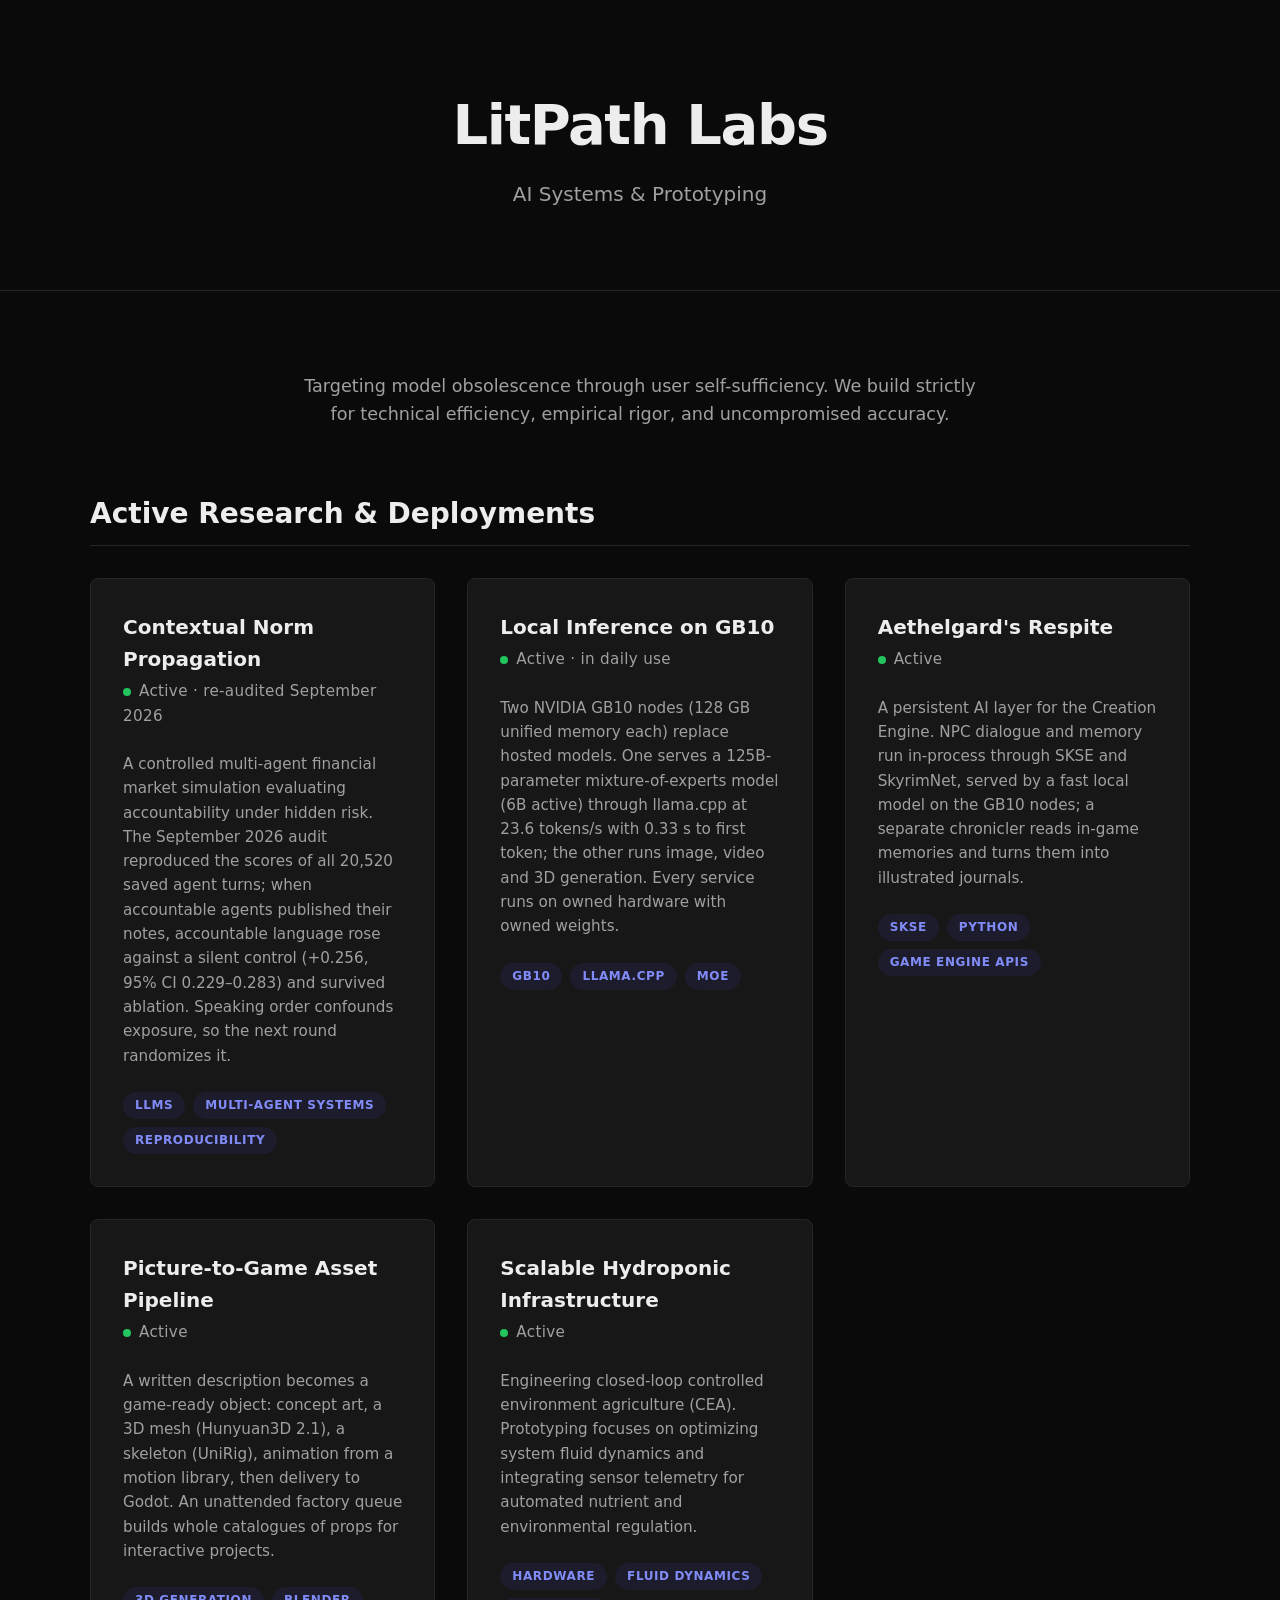
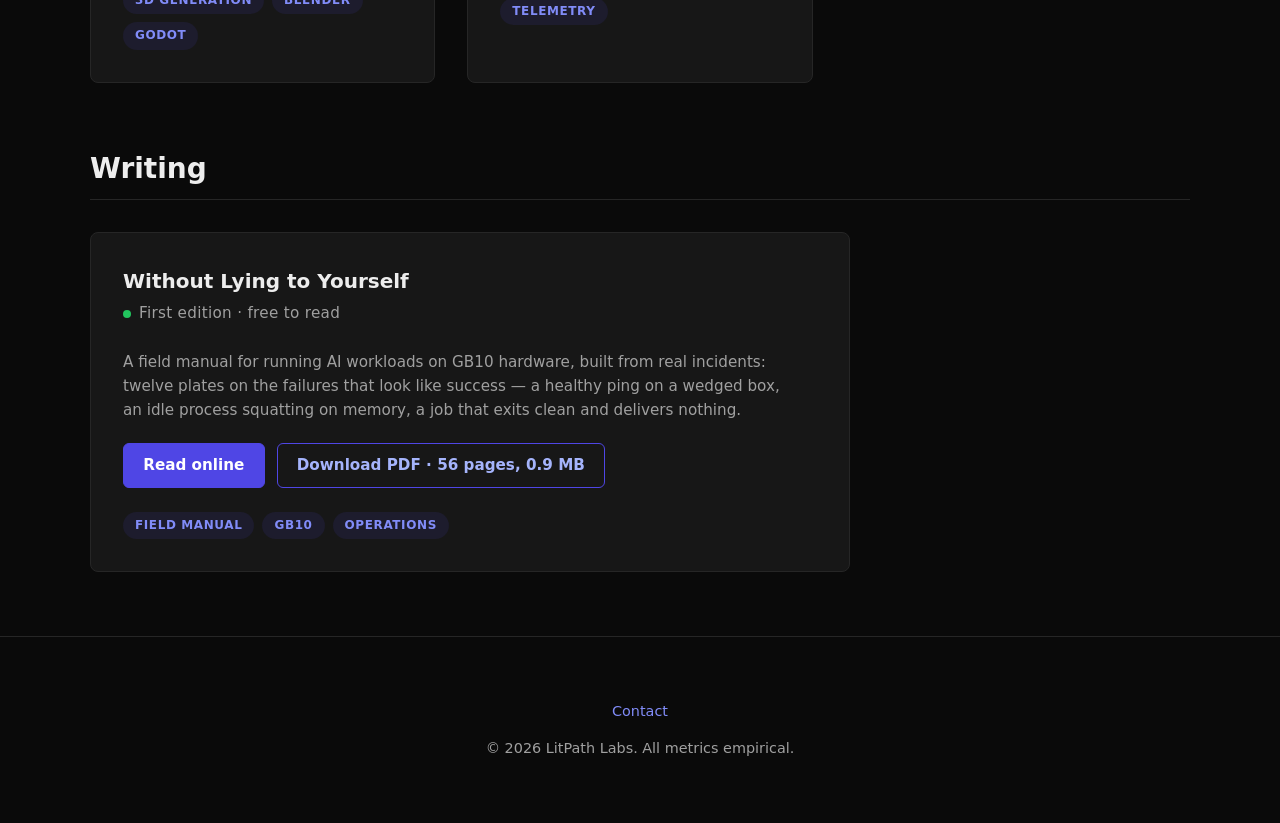
<file: index.html>
<!DOCTYPE html>
<html lang="en">
<head>
    <meta charset="UTF-8">
    <meta name="viewport" content="width=device-width, initial-scale=1.0">
    <title>LitPath Labs | AI Systems & Prototyping</title>
    <meta name="description" content="LitPath Labs builds AI systems on owned hardware: local inference on NVIDIA GB10, multi-agent research, game-asset pipelines and a free field manual for running AI workloads without lying to yourself.">
    <meta property="og:type" content="website">
    <meta property="og:site_name" content="LitPath Labs">
    <meta property="og:title" content="LitPath Labs | AI Systems & Prototyping">
    <meta property="og:description" content="AI systems on owned hardware with owned weights. All metrics empirical.">
    <meta property="og:url" content="https://litpathlabs.com/">
    <meta property="og:image" content="https://litpathlabs.com/og.png">
    <meta property="og:image:width" content="1200">
    <meta property="og:image:height" content="630">
    <meta property="og:image:alt" content="LitPath Labs: AI Systems &amp; Prototyping">
    <meta name="twitter:card" content="summary_large_image">
    <meta name="theme-color" content="#0a0a0a">
    <link rel="icon" href="favicon.svg" type="image/svg+xml">
    <link rel="stylesheet" href="site.css">
</head>
<body>
    <header>
        <h1>LitPath Labs</h1>
        <p class="subtitle">AI Systems & Prototyping</p>
    </header>

    <main>
        <div class="philosophy">
            <p>Targeting model obsolescence through user self-sufficiency. We build strictly for technical efficiency, empirical rigor, and uncompromised accuracy.</p>
        </div>

        <h2>Active Research & Deployments</h2>
        <div class="grid">
            <div class="card">
                <h3>Contextual Norm Propagation</h3>
                <p class="status">Active &middot; re-audited September 2026</p>
                <p>A controlled multi-agent financial market simulation evaluating accountability under hidden risk. The September 2026 audit reproduced the scores of all 20,520 saved agent turns; when accountable agents published their notes, accountable language rose against a silent control (+0.256, 95% CI 0.229&ndash;0.283) and survived ablation. Speaking order confounds exposure, so the next round randomizes it.</p>
                <div class="tags">
                    <span class="tag">LLMs</span>
                    <span class="tag">Multi-Agent Systems</span>
                    <span class="tag">Reproducibility</span>
                </div>
            </div>

            <div class="card">
                <h3>Local Inference on GB10</h3>
                <p class="status">Active &middot; in daily use</p>
                <p>Two NVIDIA GB10 nodes (128 GB unified memory each) replace hosted models. One serves a 125B-parameter mixture-of-experts model (6B active) through llama.cpp at 23.6 tokens/s with 0.33 s to first token; the other runs image, video and 3D generation. Every service runs on owned hardware with owned weights.</p>
                <div class="tags">
                    <span class="tag">GB10</span>
                    <span class="tag">llama.cpp</span>
                    <span class="tag">MoE</span>
                </div>
            </div>

            <div class="card">
                <h3>Aethelgard's Respite</h3>
                <p class="status">Active</p>
                <p>A persistent AI layer for the Creation Engine. NPC dialogue and memory run in-process through SKSE and SkyrimNet, served by a fast local model on the GB10 nodes; a separate chronicler reads in-game memories and turns them into illustrated journals.</p>
                <div class="tags">
                    <span class="tag">SKSE</span>
                    <span class="tag">Python</span>
                    <span class="tag">Game Engine APIs</span>
                </div>
            </div>

            <div class="card">
                <h3>Picture-to-Game Asset Pipeline</h3>
                <p class="status">Active</p>
                <p>A written description becomes a game-ready object: concept art, a 3D mesh (Hunyuan3D 2.1), a skeleton (UniRig), animation from a motion library, then delivery to Godot. An unattended factory queue builds whole catalogues of props for interactive projects.</p>
                <div class="tags">
                    <span class="tag">3D Generation</span>
                    <span class="tag">Blender</span>
                    <span class="tag">Godot</span>
                </div>
            </div>

            <div class="card">
                <h3>Scalable Hydroponic Infrastructure</h3>
                <p class="status">Active</p>
                <p>Engineering closed-loop controlled environment agriculture (CEA). Prototyping focuses on optimizing system fluid dynamics and integrating sensor telemetry for automated nutrient and environmental regulation.</p>
                <div class="tags">
                    <span class="tag">Hardware</span>
                    <span class="tag">Fluid Dynamics</span>
                    <span class="tag">Telemetry</span>
                </div>
            </div>
        </div>

        <h2 class="section">Writing</h2>
        <div class="grid single">
            <div class="card">
                <h3>Without Lying to Yourself</h3>
                <p class="status">First edition &middot; free to read</p>
                <p>A field manual for running AI workloads on GB10 hardware, built from real incidents: twelve plates on the failures that look like success &mdash; a healthy ping on a wedged box, an idle process squatting on memory, a job that exits clean and delivers nothing.</p>
                <div class="actions">
                    <a class="button primary" href="manual/">Read online</a>
                    <a class="button secondary" href="manual/Without-Lying-to-Yourself.pdf">Download PDF &middot; 56 pages, 0.9 MB</a>
                </div>
                <div class="tags">
                    <span class="tag">Field Manual</span>
                    <span class="tag">GB10</span>
                    <span class="tag">Operations</span>
                </div>
            </div>
        </div>
    </main>

    <footer>
        <p><a href="contact/">Contact</a></p>
        <p>&copy; 2026 LitPath Labs. All metrics empirical.</p>
    </footer>
</body>
</html>
</file>
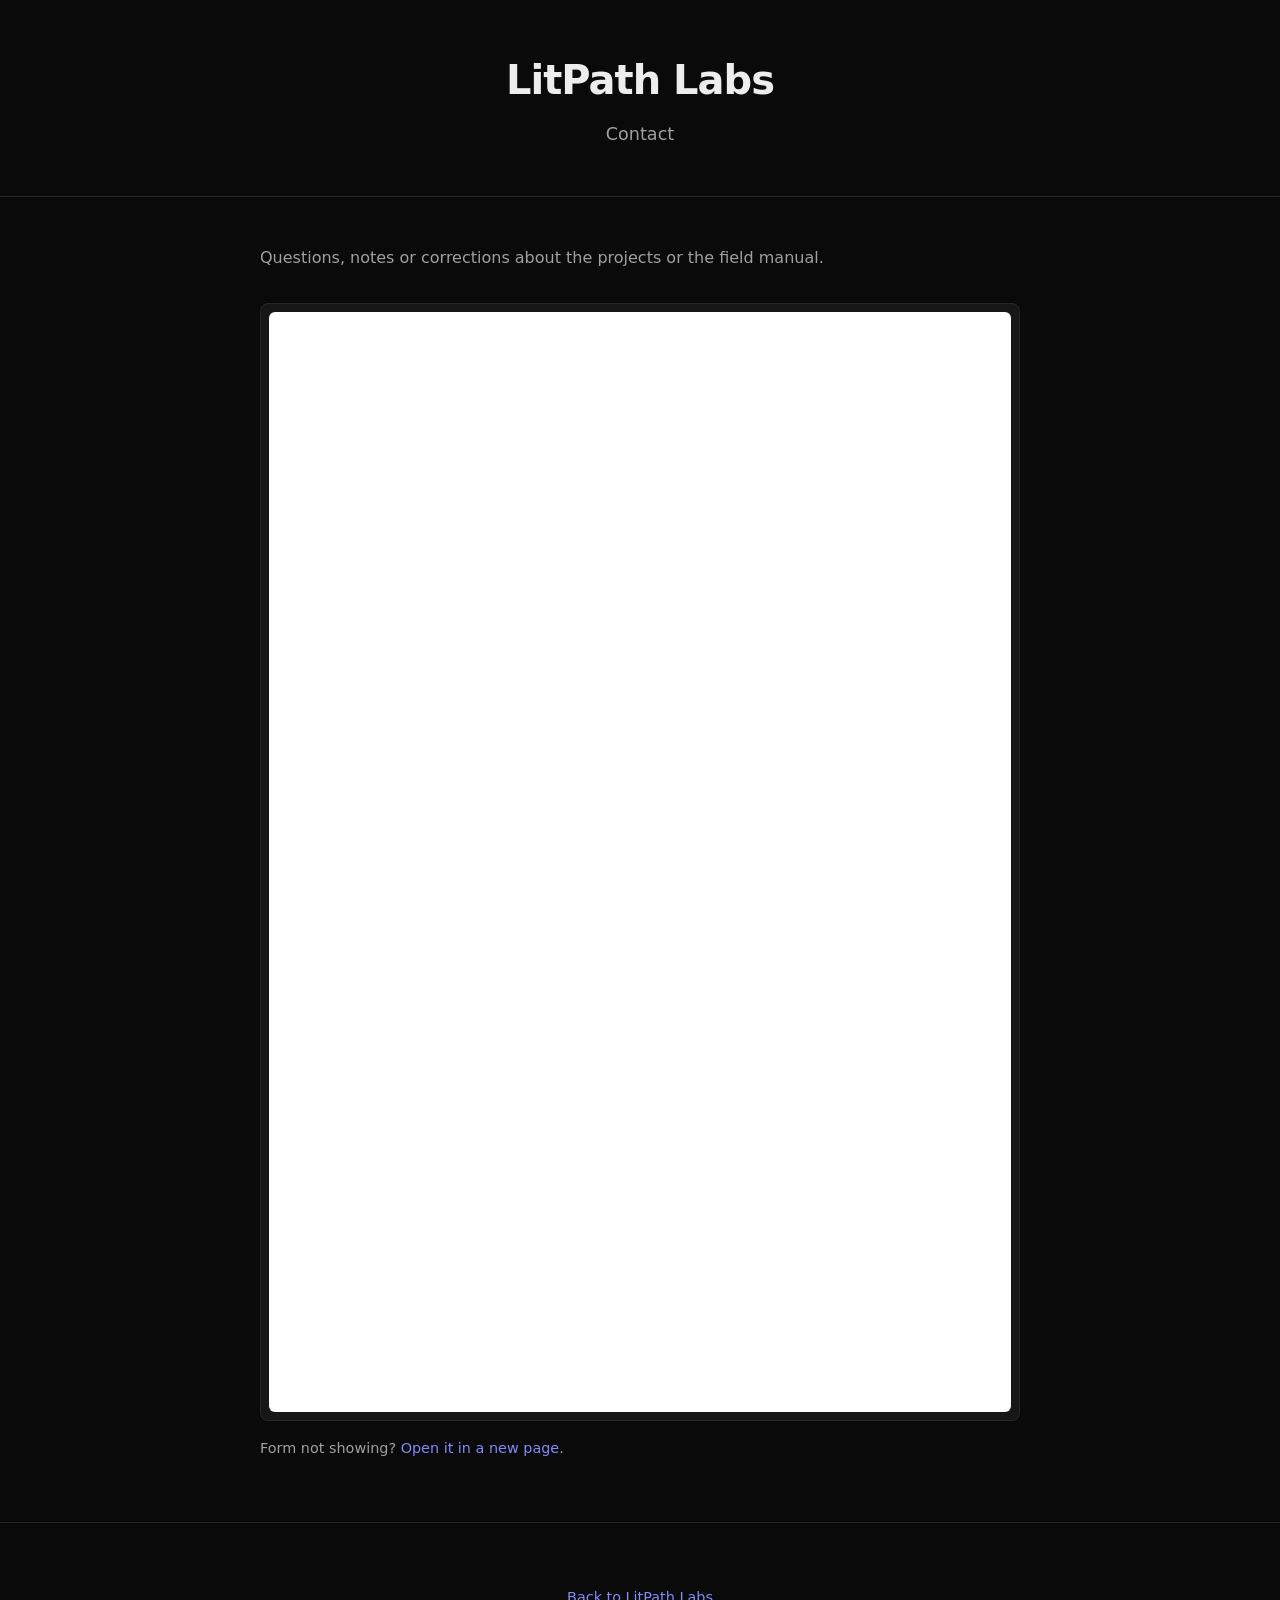
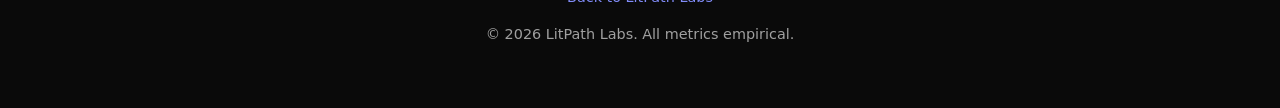
<file: contact/index.html>
<!DOCTYPE html>
<html lang="en">
<head>
    <meta charset="UTF-8">
    <meta name="viewport" content="width=device-width, initial-scale=1.0">
    <title>Contact | LitPath Labs</title>
    <meta name="description" content="Questions, notes or corrections about LitPath Labs projects or the GB10 field manual.">
    <meta property="og:type" content="website">
    <meta property="og:site_name" content="LitPath Labs">
    <meta property="og:title" content="Contact | LitPath Labs">
    <meta property="og:description" content="Questions, notes or corrections about the projects or the field manual.">
    <meta property="og:url" content="https://litpathlabs.com/contact/">
    <meta property="og:image" content="https://litpathlabs.com/og.png">
    <meta property="og:image:width" content="1200">
    <meta property="og:image:height" content="630">
    <meta property="og:image:alt" content="LitPath Labs: AI Systems &amp; Prototyping">
    <meta name="twitter:card" content="summary_large_image">
    <meta name="theme-color" content="#0a0a0a">
    <link rel="icon" href="../favicon.svg" type="image/svg+xml">
    <link rel="stylesheet" href="../site.css">
</head>
<body class="sub">
    <header>
        <h1><a class="home" href="../">LitPath Labs</a></h1>
        <p class="subtitle">Contact</p>
    </header>

    <main>
        <p class="lead">Questions, notes or corrections about the projects or the field manual.</p>
        <div class="form-frame">
            <iframe src="https://docs.google.com/forms/d/e/1FAIpQLSfvhfnwV1NajScrZu1xWMJ5Nl02_mfDQYDcdiDDaLLtLb5g_g/viewform?embedded=true" title="Contact LitPath Labs" loading="lazy">Loading the form…</iframe>
        </div>
        <p class="fallback">Form not showing? <a href="https://docs.google.com/forms/d/e/1FAIpQLSfvhfnwV1NajScrZu1xWMJ5Nl02_mfDQYDcdiDDaLLtLb5g_g/viewform">Open it in a new page</a>.</p>
    </main>

    <footer>
        <p><a href="../">Back to LitPath Labs</a></p>
        <p>&copy; 2026 LitPath Labs. All metrics empirical.</p>
    </footer>
</body>
</html>
</file>
<file: site.css>
/* LitPath Labs — shared styles for the site pages.
   The field manual (manual/index.html) keeps its own print-first styles. */

:root {
    --bg-color: #0a0a0a;
    --text-primary: #ededed;
    --text-secondary: #a0a0a0;
    --accent: #4f46e5;
    --card-bg: #171717;
    --border: #262626;
    --link: #818cf8;
    --link-hover: #c7d2fe;
}

body {
    font-family: ui-sans-serif, system-ui, -apple-system, BlinkMacSystemFont, "Segoe UI", Roboto, "Helvetica Neue", Arial, sans-serif;
    background-color: var(--bg-color);
    color: var(--text-primary);
    line-height: 1.6;
    margin: 0;
    padding: 0;
}

a {
    color: var(--link);
    text-decoration: none;
    transition: color 0.2s ease;
}

a:hover {
    color: var(--link-hover);
}

a:focus-visible {
    outline: 2px solid var(--link-hover);
    outline-offset: 3px;
    border-radius: 4px;
}

/* ---------- Header ---------- */

header {
    border-bottom: 1px solid var(--border);
    padding: 5rem 2rem;
    text-align: center;
}

header a.home {
    color: var(--text-primary);
}

h1 {
    font-size: 3.5rem;
    margin: 0 0 0.5rem 0;
    letter-spacing: -0.025em;
}

.subtitle {
    font-size: 1.25rem;
    color: var(--text-secondary);
    margin: 0;
    font-weight: 300;
}

/* Inner pages (contact, 404): smaller header, narrower column. */
body.sub header { padding: 3rem 2rem; }
body.sub h1 { font-size: 2.5rem; }
body.sub .subtitle { font-size: 1.1rem; }
body.sub main { max-width: 760px; padding: 3rem 2rem; }

/* ---------- Main ---------- */

main {
    max-width: 1100px;
    margin: 0 auto;
    padding: 4rem 2rem;
}

.philosophy {
    text-align: center;
    max-width: 700px;
    margin: 0 auto 4rem auto;
    font-size: 1.1rem;
    color: var(--text-secondary);
}

h2 {
    font-size: 1.75rem;
    margin-bottom: 2rem;
    border-bottom: 1px solid var(--border);
    padding-bottom: 0.5rem;
    color: var(--text-primary);
}

h2.section {
    margin-top: 4rem;
}

.lead {
    color: var(--text-secondary);
    margin: 0 0 2rem 0;
}

/* ---------- Cards ---------- */

.grid {
    display: grid;
    grid-template-columns: repeat(auto-fit, minmax(320px, 1fr));
    gap: 2rem;
}

.grid.single {
    grid-template-columns: minmax(0, 1fr);
    max-width: 760px;
}

.card {
    background-color: var(--card-bg);
    border: 1px solid var(--border);
    border-radius: 8px;
    padding: 2rem;
}

.card h3 {
    margin: 0 0 1rem 0;
    font-size: 1.25rem;
    color: var(--text-primary);
}

.card p {
    color: var(--text-secondary);
    font-size: 0.95rem;
    margin-bottom: 1.5rem;
    max-width: 68ch;
}

.tags {
    display: flex;
    flex-wrap: wrap;
    gap: 0.5rem;
}

.tag {
    background-color: rgba(79, 70, 229, 0.1);
    color: #818cf8;
    padding: 0.25rem 0.75rem;
    border-radius: 9999px;
    font-size: 0.75rem;
    font-weight: 600;
    letter-spacing: 0.05em;
    text-transform: uppercase;
}

.status {
    font-size: 0.8rem;
    color: var(--text-secondary);
    margin: -0.75rem 0 1rem 0;
    letter-spacing: 0.02em;
}

.status::before {
    content: "";
    display: inline-block;
    width: 0.5rem;
    height: 0.5rem;
    border-radius: 50%;
    background-color: #22c55e;
    margin-right: 0.5rem;
    vertical-align: middle;
}

.status.review::before {
    background-color: #eab308;
}

/* ---------- Buttons ---------- */

.actions {
    display: flex;
    flex-wrap: wrap;
    gap: 0.75rem;
    margin: -0.25rem 0 1.5rem 0;
}

.button {
    display: inline-block;
    padding: 0.6rem 1.2rem;
    border-radius: 6px;
    font-size: 0.95rem;
    font-weight: 600;
    border: 1px solid var(--accent);
    transition: background-color 0.2s ease, color 0.2s ease;
}

.button.primary {
    background-color: var(--accent);
    color: #ffffff;
}

.button.primary:hover {
    background-color: #6366f1;
    color: #ffffff;
}

.button.secondary {
    color: #a5b4fc;
}

.button.secondary:hover {
    background-color: rgba(79, 70, 229, 0.15);
    color: #c7d2fe;
}

/* ---------- Contact form ---------- */

.form-frame {
    background-color: var(--card-bg);
    border: 1px solid var(--border);
    border-radius: 8px;
    padding: 0.5rem;
}

.form-frame iframe {
    display: block;
    width: 100%;
    height: 1100px;
    border: 0;
    border-radius: 6px;
    background-color: #ffffff;
}

.fallback {
    margin-top: 1rem;
    font-size: 0.9rem;
    color: var(--text-secondary);
}

/* ---------- Footer ---------- */

footer {
    text-align: center;
    padding: 3rem 2rem;
    border-top: 1px solid var(--border);
    color: var(--text-secondary);
    font-size: 0.9rem;
}

/* ---------- Phones ---------- */

@media (max-width: 600px) {
    header { padding: 3rem 1rem; }
    h1 { font-size: 2.5rem; }
    main { padding: 2.5rem 1rem; }
    .grid { grid-template-columns: 1fr; }
    .card { padding: 1.5rem; }
    body.sub header { padding: 2rem 1rem; }
    body.sub h1 { font-size: 2rem; }
    body.sub main { padding: 2rem 1rem; }
}
</file>
